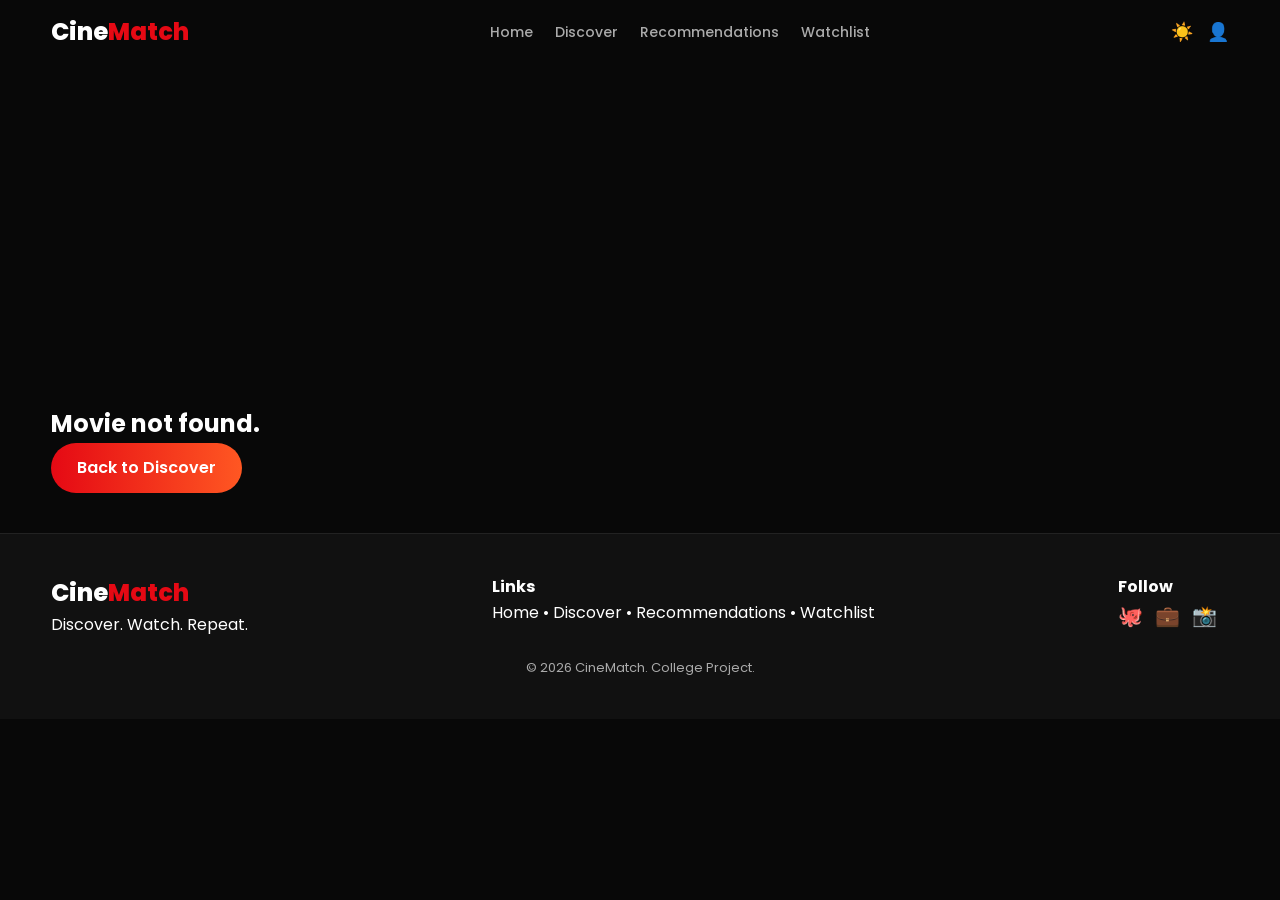
<file: movie.html>
<!DOCTYPE html>
<html lang="en">
<head>
  <meta charset="UTF-8">
  <meta name="viewport" content="width=device-width, initial-scale=1.0">
  <title>Movie Details — CineMatch</title>
  <link href="https://fonts.googleapis.com/css2?family=Poppins:wght@400;600;700;800&display=swap" rel="stylesheet">
  <link rel="stylesheet" href="css/style.css">
  <link rel="stylesheet" href="css/animations.css">
  <link rel="stylesheet" href="css/responsive.css">
</head>
<body>

  <div id="loader"><h2>CINE<span>MATCH</span></h2><div class="ring"></div><p>Loading your cinematic universe...</p></div>

  <nav id="navbar">
    <div class="nav-inner">
      <a class="logo" href="index.html">Cine<span>Match</span></a>
      <button id="burger" aria-label="Menu">☰</button>
      <div id="navLinks">
        <a href="index.html">Home</a>
        <a href="discover.html">Discover</a>
        <a href="recommendations.html">Recommendations</a>
        <a href="watchlist.html">Watchlist</a>
      </div>
      <div class="nav-icons">
        <button id="themeToggle" aria-label="Theme">☀️</button>
        <a href="watchlist.html" aria-label="Profile">👤</a>
      </div>
    </div>
  </nav>

  <div id="backdrop" class="backdrop"></div>

  <div class="container" id="details">
    <div class="details-layout">
      <img id="poster" src="" alt="Movie poster">
      <div class="details-info">
        <h1 id="title"></h1>
        <p class="meta"><span id="rating"></span> • <span id="year"></span> • <span id="genres"></span></p>
        <p id="description"></p>
        <div class="hero-buttons" style="margin-top:18px">
          <button class="btn" id="trailerBtn">▶ Watch Trailer</button>
          <button class="btn btn-outline" id="watchBtn">♡ Add to Watchlist</button>
        </div>
        <div class="info-grid">
          <p><strong>Director:</strong> <span id="director"></span></p>
          <p><strong>Language:</strong> <span id="language"></span></p>
          <p><strong>Runtime:</strong> <span id="duration"></span></p>
          <p><strong>IMDb:</strong> <span id="imdbScore"></span>/10</p>
        </div>
      </div>
    </div>

    <section>
      <h2 class="section-title">About This Movie</h2>
      <p id="story" class="meta"></p>
    </section>

    <section>
      <h2 class="section-title">Cast</h2>
      <div class="cast-row" id="castList"></div>
    </section>

    <section>
      <h2 class="section-title">You May Also Like</h2>
      <div class="grid" id="similarGrid"></div>
    </section>
  </div>

  <!-- Trailer Modal -->
  <div class="modal" id="trailerModal">
    <div class="modal-box">
      <div id="trailerFrame"></div>
      <button class="btn btn-outline" id="closeModal">Close</button>
    </div>
  </div>

  <footer>
    <div class="container footer-inner">
      <div><div class="logo">Cine<span>Match</span></div><p>Discover. Watch. Repeat.</p></div>
      <div><h4>Links</h4><p><a href="index.html">Home</a> • <a href="discover.html">Discover</a> • <a href="recommendations.html">Recommendations</a> • <a href="watchlist.html">Watchlist</a></p></div>
      <div class="social"><h4>Follow</h4><a href="#">🐙</a><a href="#">💼</a><a href="#">📸</a></div>
    </div>
    <p class="copyright">© 2026 CineMatch. College Project.</p>
  </footer>

  <button id="backToTop" aria-label="Back to top">↑</button>
  <div id="toast"></div>

  <script src="js/movies.js"></script>
  <script src="js/app.js"></script>
  <script src="js/movie-details.js"></script>
</body>
</html>
</file>
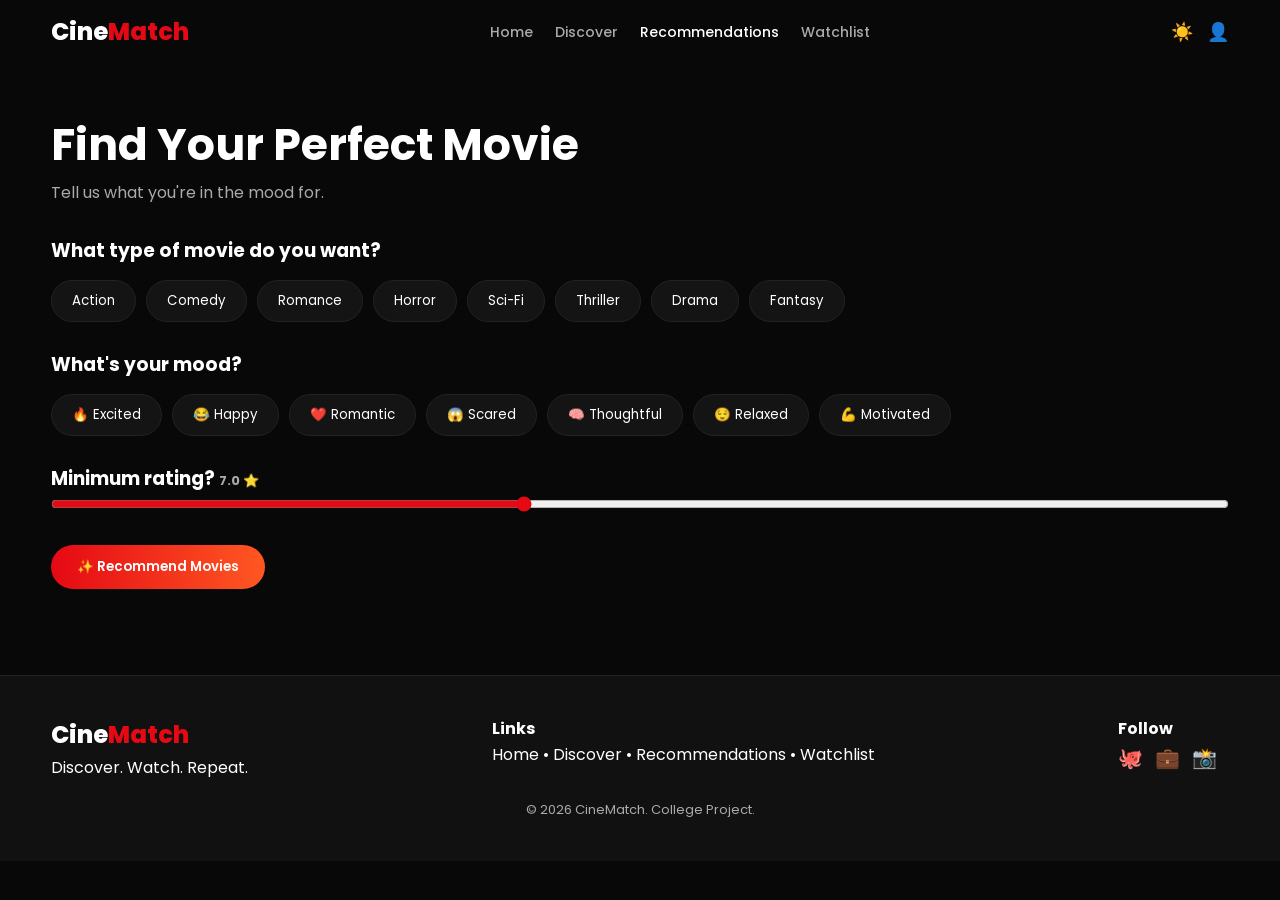
<file: recommendations.html>
<!DOCTYPE html>
<html lang="en">
<head>
  <meta charset="UTF-8">
  <meta name="viewport" content="width=device-width, initial-scale=1.0">
  <title>Recommendations — CineMatch</title>
  <link href="https://fonts.googleapis.com/css2?family=Poppins:wght@400;600;700;800&display=swap" rel="stylesheet">
  <link rel="stylesheet" href="css/style.css">
  <link rel="stylesheet" href="css/animations.css">
  <link rel="stylesheet" href="css/responsive.css">
</head>
<body>

  <div id="loader"><h2>CINE<span>MATCH</span></h2><div class="ring"></div><p>Loading your cinematic universe...</p></div>

  <nav id="navbar">
    <div class="nav-inner">
      <a class="logo" href="index.html">Cine<span>Match</span></a>
      <button id="burger" aria-label="Menu">☰</button>
      <div id="navLinks">
        <a href="index.html">Home</a>
        <a href="discover.html">Discover</a>
        <a href="recommendations.html" class="active">Recommendations</a>
        <a href="watchlist.html">Watchlist</a>
      </div>
      <div class="nav-icons">
        <button id="themeToggle" aria-label="Theme">☀️</button>
        <a href="watchlist.html" aria-label="Profile">👤</a>
      </div>
    </div>
  </nav>

  <div class="container page-head">
    <h1>Find Your Perfect Movie</h1>
    <p>Tell us what you're in the mood for.</p>

    <h3 style="margin-top:30px">What type of movie do you want?</h3>
    <div class="pill-group">
      <button class="pill" data-genre="Action">Action</button>
      <button class="pill" data-genre="Comedy">Comedy</button>
      <button class="pill" data-genre="Romance">Romance</button>
      <button class="pill" data-genre="Horror">Horror</button>
      <button class="pill" data-genre="Sci-Fi">Sci-Fi</button>
      <button class="pill" data-genre="Thriller">Thriller</button>
      <button class="pill" data-genre="Drama">Drama</button>
      <button class="pill" data-genre="Fantasy">Fantasy</button>
    </div>

    <h3>What's your mood?</h3>
    <div class="pill-group">
      <button class="pill" data-mood="Excited">🔥 Excited</button>
      <button class="pill" data-mood="Happy">😂 Happy</button>
      <button class="pill" data-mood="Romantic">❤️ Romantic</button>
      <button class="pill" data-mood="Scared">😱 Scared</button>
      <button class="pill" data-mood="Thoughtful">🧠 Thoughtful</button>
      <button class="pill" data-mood="Relaxed">😌 Relaxed</button>
      <button class="pill" data-mood="Motivated">💪 Motivated</button>
    </div>

    <h3>Minimum rating? <span id="ratingValue" class="meta">7.0 ⭐</span></h3>
    <input type="range" id="ratingSlider" min="5" max="10" step="0.5" value="7">

    <button class="btn" id="recommendBtn" style="margin:26px 0">✨ Recommend Movies</button>

    <div id="recommendResults"></div>
  </div>

  <footer>
    <div class="container footer-inner">
      <div><div class="logo">Cine<span>Match</span></div><p>Discover. Watch. Repeat.</p></div>
      <div><h4>Links</h4><p><a href="index.html">Home</a> • <a href="discover.html">Discover</a> • <a href="recommendations.html">Recommendations</a> • <a href="watchlist.html">Watchlist</a></p></div>
      <div class="social"><h4>Follow</h4><a href="#">🐙</a><a href="#">💼</a><a href="#">📸</a></div>
    </div>
    <p class="copyright">© 2026 CineMatch. College Project.</p>
  </footer>

  <button id="backToTop" aria-label="Back to top">↑</button>
  <div id="toast"></div>

  <script src="js/movies.js"></script>
  <script src="js/app.js"></script>
  <script src="js/recommendations.js"></script>
</body>
</html>
</file>
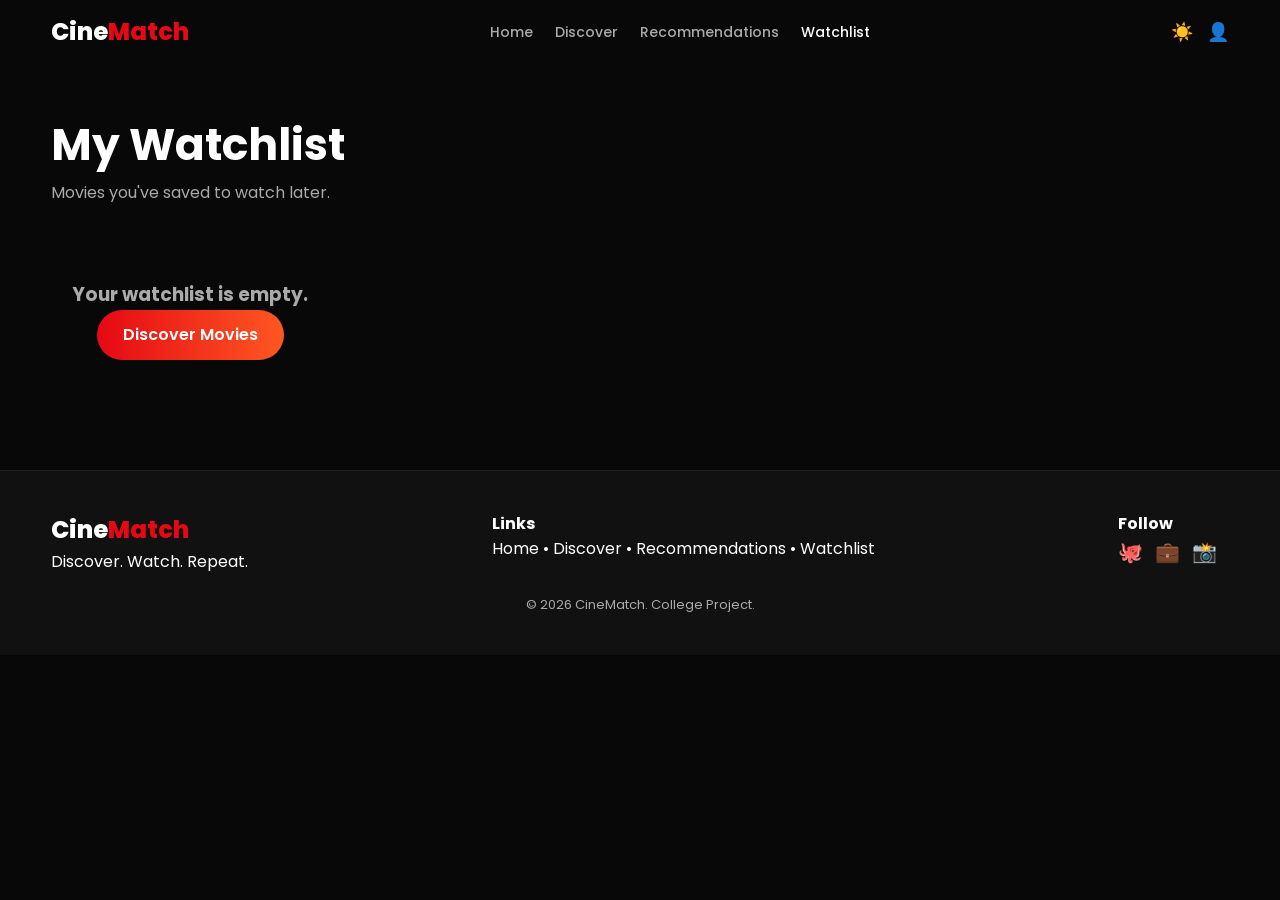
<file: watchlist.html>
<!DOCTYPE html>
<html lang="en">
<head>
  <meta charset="UTF-8">
  <meta name="viewport" content="width=device-width, initial-scale=1.0">
  <title>My Watchlist — CineMatch</title>
  <link href="https://fonts.googleapis.com/css2?family=Poppins:wght@400;600;700;800&display=swap" rel="stylesheet">
  <link rel="stylesheet" href="css/style.css">
  <link rel="stylesheet" href="css/animations.css">
  <link rel="stylesheet" href="css/responsive.css">
</head>
<body>

  <div id="loader"><h2>CINE<span>MATCH</span></h2><div class="ring"></div><p>Loading your cinematic universe...</p></div>

  <nav id="navbar">
    <div class="nav-inner">
      <a class="logo" href="index.html">Cine<span>Match</span></a>
      <button id="burger" aria-label="Menu">☰</button>
      <div id="navLinks">
        <a href="index.html">Home</a>
        <a href="discover.html">Discover</a>
        <a href="recommendations.html">Recommendations</a>
        <a href="watchlist.html" class="active">Watchlist</a>
      </div>
      <div class="nav-icons">
        <button id="themeToggle" aria-label="Theme">☀️</button>
        <a href="watchlist.html" aria-label="Profile">👤</a>
      </div>
    </div>
  </nav>

  <div class="container page-head">
    <h1>My Watchlist</h1>
    <p>Movies you've saved to watch later.</p>
    <div class="grid" id="watchlistGrid" style="margin-top:24px"></div>
  </div>

  <footer>
    <div class="container footer-inner">
      <div><div class="logo">Cine<span>Match</span></div><p>Discover. Watch. Repeat.</p></div>
      <div><h4>Links</h4><p><a href="index.html">Home</a> • <a href="discover.html">Discover</a> • <a href="recommendations.html">Recommendations</a> • <a href="watchlist.html">Watchlist</a></p></div>
      <div class="social"><h4>Follow</h4><a href="#">🐙</a><a href="#">💼</a><a href="#">📸</a></div>
    </div>
    <p class="copyright">© 2026 CineMatch. College Project.</p>
  </footer>

  <button id="backToTop" aria-label="Back to top">↑</button>
  <div id="toast"></div>

  <script src="js/movies.js"></script>
  <script src="js/app.js"></script>
  <script src="js/watchlist.js"></script>
</body>
</html>
</file>
<file: css/style.css>
/* ============================================================
   CineMatch — Main Stylesheet
   ============================================================ */

:root {
  --bg-primary: #080808;
  --bg-secondary: #111111;
  --bg-card: #141414;
  --accent: #e50914;
  --accent-2: #ff5722;
  --purple: #8e2de2;
  --text-primary: #ffffff;
  --text-secondary: #aaaaaa;
  --border: #222222;
  --radius: 12px;
  --shadow: 0 10px 30px rgba(0, 0, 0, 0.5);
}

body.light {
  --bg-primary: #f4f4f6;
  --bg-secondary: #ffffff;
  --bg-card: #ffffff;
  --text-primary: #111111;
  --text-secondary: #555555;
  --border: #e2e2e2;
  --shadow: 0 10px 30px rgba(0, 0, 0, 0.12);
}

* { margin: 0; padding: 0; box-sizing: border-box; }

html { scroll-behavior: smooth; }

body {
  font-family: 'Poppins', 'Inter', sans-serif;
  background: var(--bg-primary);
  color: var(--text-primary);
  line-height: 1.6;
  overflow-x: hidden;
  transition: background 0.3s, color 0.3s;
}

img { max-width: 100%; display: block; }
a { text-decoration: none; color: inherit; }
button { font-family: inherit; cursor: pointer; }

.container { width: 92%; max-width: 1200px; margin: 0 auto; }

/* ---------- Buttons ---------- */
.btn {
  display: inline-block;
  padding: 12px 26px;
  border: none;
  border-radius: 30px;
  background: linear-gradient(90deg, var(--accent), var(--accent-2));
  color: #fff;
  font-weight: 600;
  transition: transform 0.25s, box-shadow 0.25s;
}
.btn:hover { transform: translateY(-3px); box-shadow: 0 8px 20px rgba(229, 9, 20, 0.4); }

.btn-outline {
  background: transparent;
  border: 1px solid var(--text-primary);
  color: var(--text-primary);
}
.btn-outline:hover { background: var(--text-primary); color: var(--bg-primary); box-shadow: none; }

.btn-small {
  padding: 7px 14px;
  border: 1px solid var(--border);
  border-radius: 8px;
  background: transparent;
  color: var(--text-primary);
  font-size: 13px;
  transition: 0.25s;
}
.btn-small:hover { border-color: var(--accent); color: var(--accent); }
.btn-watch.added { color: #ff5c8a; border-color: #ff5c8a; }
.btn-remove:hover { border-color: var(--accent); color: var(--accent); }

/* ---------- Navbar ---------- */
#navbar {
  position: fixed;
  top: 0; left: 0; right: 0;
  z-index: 100;
  height: 64px;
  display: flex;
  align-items: center;
  transition: background 0.3s, backdrop-filter 0.3s;
}
#navbar.scrolled {
  background: rgba(8, 8, 8, 0.75);
  backdrop-filter: blur(12px);
  border-bottom: 1px solid var(--border);
}
body.light #navbar.scrolled { background: rgba(255, 255, 255, 0.8); }

.nav-inner {
  width: 92%;
  max-width: 1200px;
  margin: 0 auto;
  display: flex;
  align-items: center;
  justify-content: space-between;
}
.logo { font-size: 24px; font-weight: 800; }
.logo span { color: var(--accent); }

#navLinks { display: flex; gap: 22px; align-items: center; }
#navLinks a { font-size: 14px; font-weight: 500; color: var(--text-secondary); transition: 0.2s; }
#navLinks a:hover, #navLinks a.active { color: var(--text-primary); }

.nav-icons { display: flex; gap: 14px; align-items: center; }
.nav-icons button, .nav-icons a { font-size: 18px; background: none; border: none; color: var(--text-primary); }

#burger { display: none; font-size: 24px; background: none; border: none; color: var(--text-primary); }

/* ---------- Hero ---------- */
.hero {
  position: relative;
  min-height: 92vh;
  display: flex;
  align-items: center;
  background: linear-gradient(135deg, #1a0000, #0f0f1a 60%, #080808);
  overflow: hidden;
}
.hero::before {
  content: '';
  position: absolute; inset: 0;
  background: radial-gradient(circle at 70% 30%, rgba(142, 45, 226, 0.25), transparent 50%),
              radial-gradient(circle at 20% 70%, rgba(229, 9, 20, 0.2), transparent 50%);
  animation: heroZoom 14s ease-in-out infinite alternate;
}
.hero-content { position: relative; z-index: 2; max-width: 640px; padding: 120px 0 60px; }
.badge {
  display: inline-block;
  padding: 6px 14px;
  border-radius: 30px;
  background: rgba(255, 255, 255, 0.08);
  border: 1px solid rgba(255, 255, 255, 0.15);
  font-size: 13px;
  margin-bottom: 18px;
  animation: float 4s ease-in-out infinite;
}
.hero h1 { font-size: clamp(38px, 6vw, 68px); font-weight: 800; line-height: 1.1; margin-bottom: 16px; }
.hero p { color: var(--text-secondary); font-size: 18px; margin-bottom: 28px; }
.hero-buttons { display: flex; gap: 14px; flex-wrap: wrap; }

#particles { position: absolute; inset: 0; z-index: 1; pointer-events: none; }
#particles span {
  position: absolute; bottom: -10px;
  background: rgba(255, 255, 255, 0.5);
  border-radius: 50%;
  animation: rise linear infinite;
}

/* ---------- Sections ---------- */
section { padding: 60px 0; }
.section-title { font-size: 28px; font-weight: 700; margin-bottom: 24px; }

/* ---------- Movie Grid & Cards ---------- */
.grid {
  display: grid;
  grid-template-columns: repeat(4, 1fr);
  gap: 22px;
}
.grid-2 { grid-template-columns: repeat(4, 1fr); }

.movie-card {
  background: var(--bg-card);
  border: 1px solid var(--border);
  border-radius: var(--radius);
  overflow: hidden;
  transition: transform 0.3s, box-shadow 0.3s;
  display: flex;
  flex-direction: column;
}
.movie-card:hover { transform: scale(1.03); box-shadow: var(--shadow); }

.poster-wrap { position: relative; overflow: hidden; aspect-ratio: 2/3; }
.poster-wrap img { width: 100%; height: 100%; object-fit: cover; transition: transform 0.4s; }
.movie-card:hover .poster-wrap img { transform: scale(1.08); }

.poster-overlay {
  position: absolute; inset: 0;
  background: linear-gradient(to top, rgba(0,0,0,0.85), transparent 60%);
  display: flex; align-items: flex-end; justify-content: center;
  padding-bottom: 16px;
  opacity: 0; transition: opacity 0.3s;
}
.movie-card:hover .poster-overlay { opacity: 1; }

.rating-badge {
  position: absolute; top: 10px; left: 10px;
  background: rgba(0,0,0,0.7);
  padding: 3px 9px; border-radius: 20px; font-size: 12px;
}

.card-body { padding: 14px; display: flex; flex-direction: column; gap: 6px; flex: 1; }
.card-body h3 { font-size: 16px; }
.meta { color: var(--text-secondary); font-size: 13px; }
.desc { color: var(--text-secondary); font-size: 13px; display: -webkit-box; -webkit-line-clamp: 2; -webkit-box-orient: vertical; overflow: hidden; }
.card-actions { display: flex; gap: 8px; margin-top: auto; padding-top: 10px; }
.why { font-size: 12.5px; color: var(--text-secondary); }

/* ---------- Genre Cards ---------- */
.genre-row { display: flex; gap: 16px; overflow-x: auto; padding-bottom: 10px; }
.genre-card {
  flex: 0 0 auto;
  min-width: 150px;
  padding: 26px 18px;
  border-radius: var(--radius);
  background: var(--bg-card);
  border: 1px solid var(--border);
  text-align: center;
  font-size: 16px;
  font-weight: 600;
  transition: 0.3s;
}
.genre-card:hover { border-color: var(--accent); transform: translateY(-4px); }

/* ---------- Feature Cards ---------- */
.features { display: grid; grid-template-columns: repeat(3, 1fr); gap: 22px; }
.feature-card {
  background: var(--bg-card);
  border: 1px solid var(--border);
  border-radius: var(--radius);
  padding: 30px;
  transition: 0.3s;
}
.feature-card:hover { transform: translateY(-5px); box-shadow: var(--shadow); }
.feature-card .icon { font-size: 36px; margin-bottom: 14px; animation: bounce-soft 3s infinite; }

/* ---------- Footer ---------- */
footer { background: var(--bg-secondary); border-top: 1px solid var(--border); padding: 40px 0; margin-top: 40px; }
.footer-inner { display: flex; flex-wrap: wrap; gap: 24px; justify-content: space-between; }
.social a { margin-right: 12px; font-size: 20px; }
.copyright { text-align: center; color: var(--text-secondary); font-size: 13px; margin-top: 20px; }

/* ---------- Discover ---------- */
.filters {
  display: flex; flex-wrap: wrap; gap: 14px;
  margin: 24px 0;
}
.filters select, .filters input {
  padding: 10px 14px;
  border-radius: 10px;
  border: 1px solid var(--border);
  background: var(--bg-card);
  color: var(--text-primary);
}
.search-bar { display: flex; gap: 10px; margin: 20px 0; }
.search-bar input {
  flex: 1;
  padding: 14px 18px;
  border-radius: 30px;
  border: 1px solid var(--border);
  background: var(--bg-card);
  color: var(--text-primary);
  font-size: 15px;
}

/* ---------- Movie Details ---------- */
.backdrop {
  height: 45vh;
  background-size: cover;
  background-position: center;
  position: relative;
}
.backdrop::after {
  content: ''; position: absolute; inset: 0;
  background: linear-gradient(to top, var(--bg-primary), transparent 60%);
}
.details-layout { display: flex; gap: 36px; margin-top: -80px; position: relative; z-index: 2; }
.details-layout img { width: 260px; border-radius: var(--radius); box-shadow: var(--shadow); }
.details-info h1 { font-size: 42px; margin-bottom: 8px; }
.info-grid { display: grid; grid-template-columns: repeat(2, minmax(140px, 1fr)); gap: 8px 20px; margin: 18px 0; color: var(--text-secondary); }
.cast-row { display: flex; gap: 18px; overflow-x: auto; }
.cast-card { flex: 0 0 auto; text-align: center; width: 110px; }
.cast-card img { width: 90px; height: 90px; border-radius: 50%; object-fit: cover; margin: 0 auto 8px; }

/* ---------- Modal ---------- */
.modal {
  position: fixed; inset: 0; z-index: 200;
  background: rgba(0,0,0,0.85);
  display: none; align-items: center; justify-content: center;
  padding: 20px;
}
.modal.open { display: flex; animation: fadeIn 0.3s; }
.modal-box {
  background: var(--bg-secondary);
  border-radius: var(--radius);
  padding: 30px;
  max-width: 720px; width: 100%;
  animation: slideUp 0.3s;
}
.trailer-placeholder {
  aspect-ratio: 16/9;
  background: #000;
  display: flex; flex-direction: column;
  align-items: center; justify-content: center; gap: 12px;
  border-radius: 10px;
}
.trailer-placeholder a { color: var(--accent); text-decoration: underline; }
#closeModal { margin-top: 16px; }

/* ---------- Recommendations ---------- */
.pill-group { display: flex; flex-wrap: wrap; gap: 10px; margin: 14px 0 28px; }
.pill {
  padding: 10px 20px;
  border-radius: 30px;
  border: 1px solid var(--border);
  background: var(--bg-card);
  color: var(--text-primary);
  transition: 0.25s;
}
.pill:hover { border-color: var(--accent); }
.pill.active { background: linear-gradient(90deg, var(--accent), var(--accent-2)); border-color: transparent; color: #fff; }

input[type=range] { width: 100%; accent-color: var(--accent); }
.step-label { color: var(--text-secondary); margin-bottom: 6px; }

/* ---------- Toast ---------- */
#toast {
  position: fixed; bottom: 26px; right: 26px; z-index: 300;
  background: var(--bg-secondary);
  border: 1px solid var(--border);
  border-left: 4px solid var(--accent);
  padding: 14px 20px;
  border-radius: 10px;
  box-shadow: var(--shadow);
  transform: translateY(120px);
  transition: transform 0.4s;
  max-width: 320px;
}
#toast.show { transform: translateY(0); }

/* ---------- Loader ---------- */
#loader {
  position: fixed; inset: 0; z-index: 999;
  background: #080808;
  display: flex; flex-direction: column; align-items: center; justify-content: center; gap: 18px;
  transition: opacity 0.5s, visibility 0.5s;
}
#loader.hide { opacity: 0; visibility: hidden; }
.ring {
  width: 56px; height: 56px;
  border: 4px solid #333;
  border-top-color: var(--accent);
  border-radius: 50%;
  animation: spin 0.9s linear infinite;
}
#loader h2 { letter-spacing: 4px; }
#loader h2 span { color: var(--accent); }
#loader p { color: #888; font-size: 13px; }

/* ---------- Back To Top ---------- */
#backToTop {
  position: fixed; bottom: 26px; right: 26px; z-index: 90;
  width: 46px; height: 46px;
  border-radius: 50%;
  border: none;
  background: linear-gradient(135deg, var(--accent), var(--purple));
  color: #fff; font-size: 18px;
  opacity: 0; pointer-events: none;
  transition: 0.3s;
}
#backToTop.show { opacity: 1; pointer-events: auto; }

/* ---------- Empty State ---------- */
.empty-state { text-align: center; padding: 50px 0; color: var(--text-secondary); width: 100%; }

/* ---------- Section page head ---------- */
.page-head { padding: 110px 0 20px; }
.page-head h1 { font-size: clamp(30px, 4vw, 44px); }
.page-head p { color: var(--text-secondary); }
</file>
<file: css/animations.css>
/* ============================================================
   CineMatch — Animations
   Professional, subtle motion only
   ============================================================ */

@keyframes fadeIn { from { opacity: 0; } to { opacity: 1; } }

@keyframes slideUp { from { opacity: 0; transform: translateY(24px); } to { opacity: 1; transform: translateY(0); } }

@keyframes spin { to { transform: rotate(360deg); } }

@keyframes rise {
  from { transform: translateY(0); opacity: 0; }
  20% { opacity: 0.7; }
  to { transform: translateY(-100vh); opacity: 0; }
}

@keyframes heroZoom {
  from { transform: scale(1); }
  to { transform: scale(1.12); }
}

@keyframes float {
  0%, 100% { transform: translateY(0); }
  50% { transform: translateY(-8px); }
}

@keyframes bounce-soft {
  0%, 100% { transform: translateY(0); }
  50% { transform: translateY(-6px); }
}

.fade-in { animation: fadeIn 0.8s both; }
.slide-up { animation: slideUp 0.8s both; }
.delay-1 { animation-delay: 0.15s; }
.delay-2 { animation-delay: 0.3s; }
.delay-3 { animation-delay: 0.45s; }

/* Scroll reveal */
.reveal { opacity: 0; transform: translateY(24px) scale(0.98); transition: opacity 0.5s, transform 0.5s; }
.reveal.visible { opacity: 1; transform: translateY(0) scale(1); }
</file>
<file: css/responsive.css>
/* ============================================================
   CineMatch — Responsive Design
   ============================================================ */

/* Tablet */
@media (max-width: 1024px) {
  .grid { grid-template-columns: repeat(3, 1fr); }
  .features { grid-template-columns: repeat(2, 1fr); }
  .details-layout { flex-direction: column; }
  .details-layout img { width: 200px; }
}

/* Small tablet / large phone */
@media (max-width: 768px) {
  .grid { grid-template-columns: repeat(2, 1fr); }
  .features { grid-template-columns: 1fr; }

  #burger { display: block; }
  #navLinks {
    position: absolute;
    top: 64px; left: 0; right: 0;
    flex-direction: column;
    background: rgba(8, 8, 8, 0.97);
    padding: 20px;
    gap: 16px;
    display: none;
  }
  body.light #navLinks { background: rgba(255, 255, 255, 0.97); }
  #navLinks.open { display: flex; }

  .hero h1 { font-size: 36px; }
  .details-info h1 { font-size: 30px; }
  .info-grid { grid-template-columns: 1fr; }
}

/* Mobile */
@media (max-width: 480px) {
  .grid { grid-template-columns: 1fr 1fr; gap: 12px; }
  .card-body .desc { display: none; }
  .hero-buttons .btn { width: 100%; text-align: center; }
  .details-layout img { width: 150px; }
}
</file>
